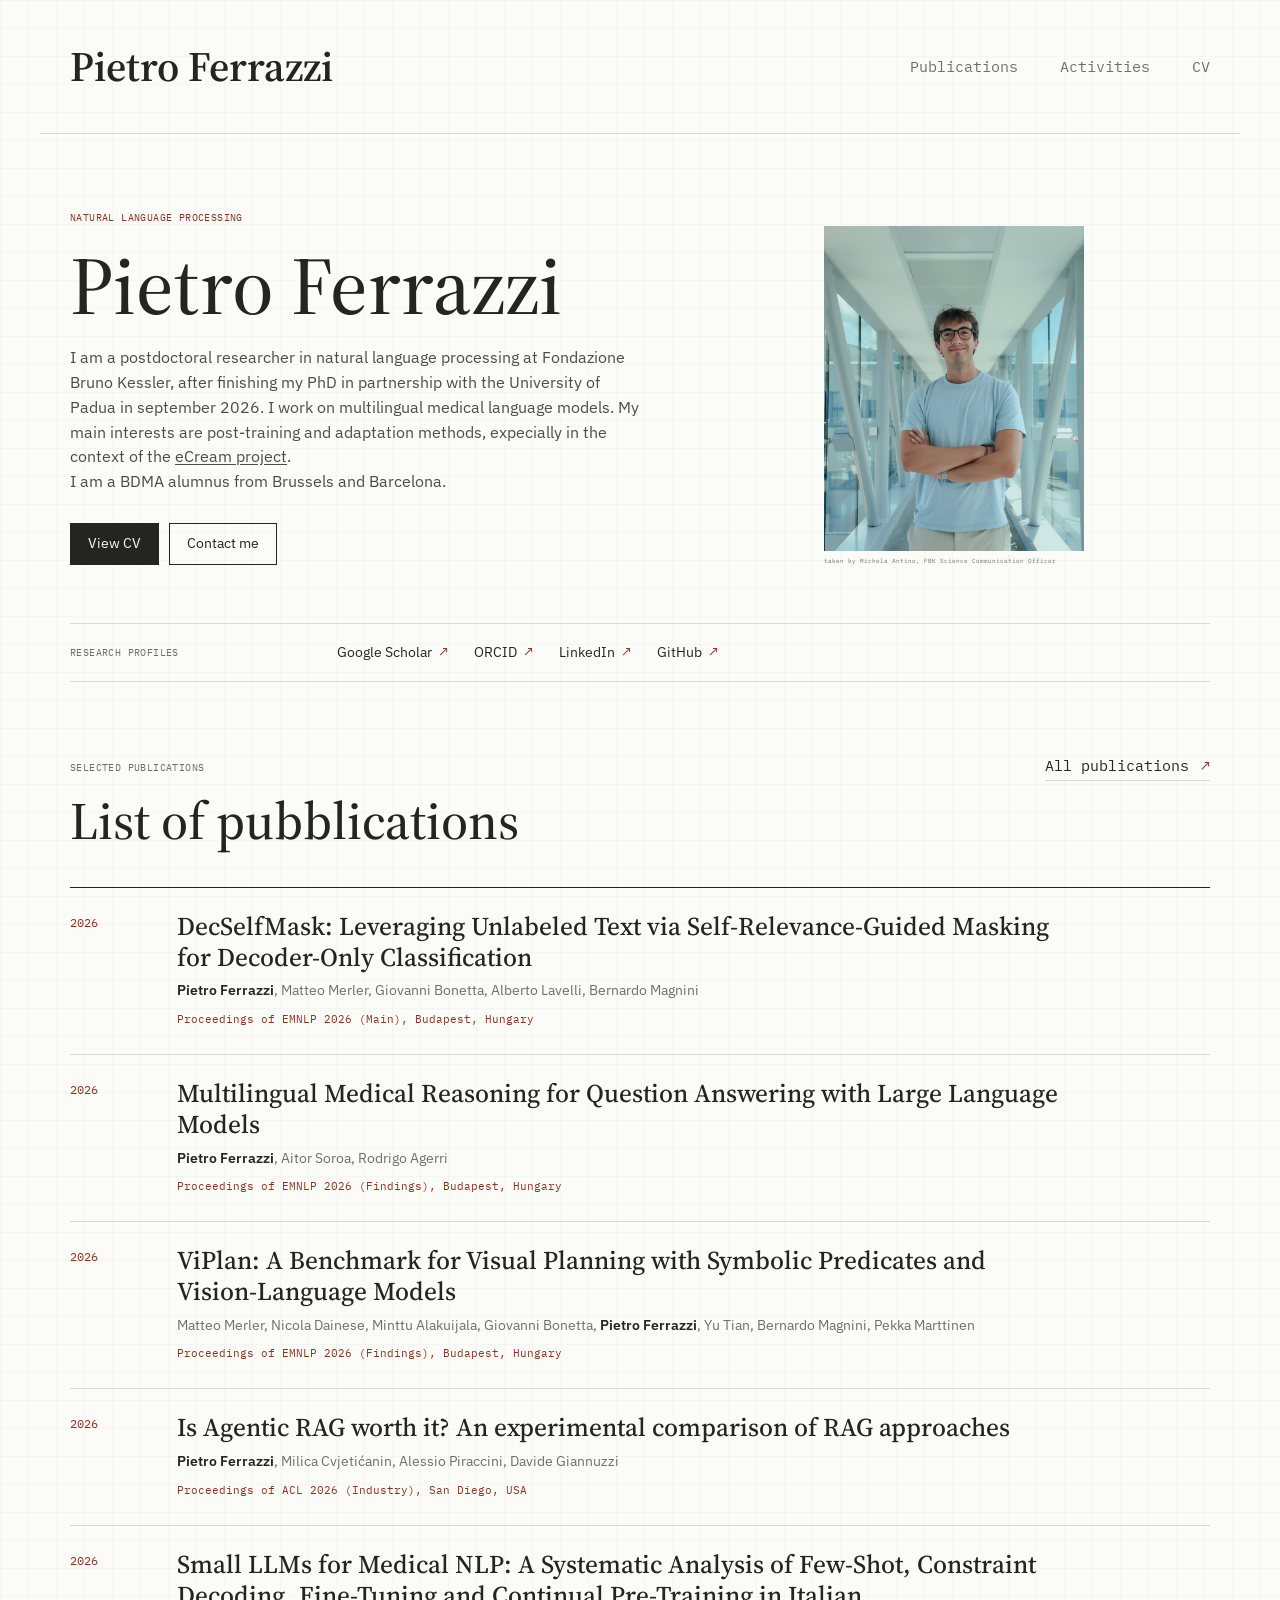
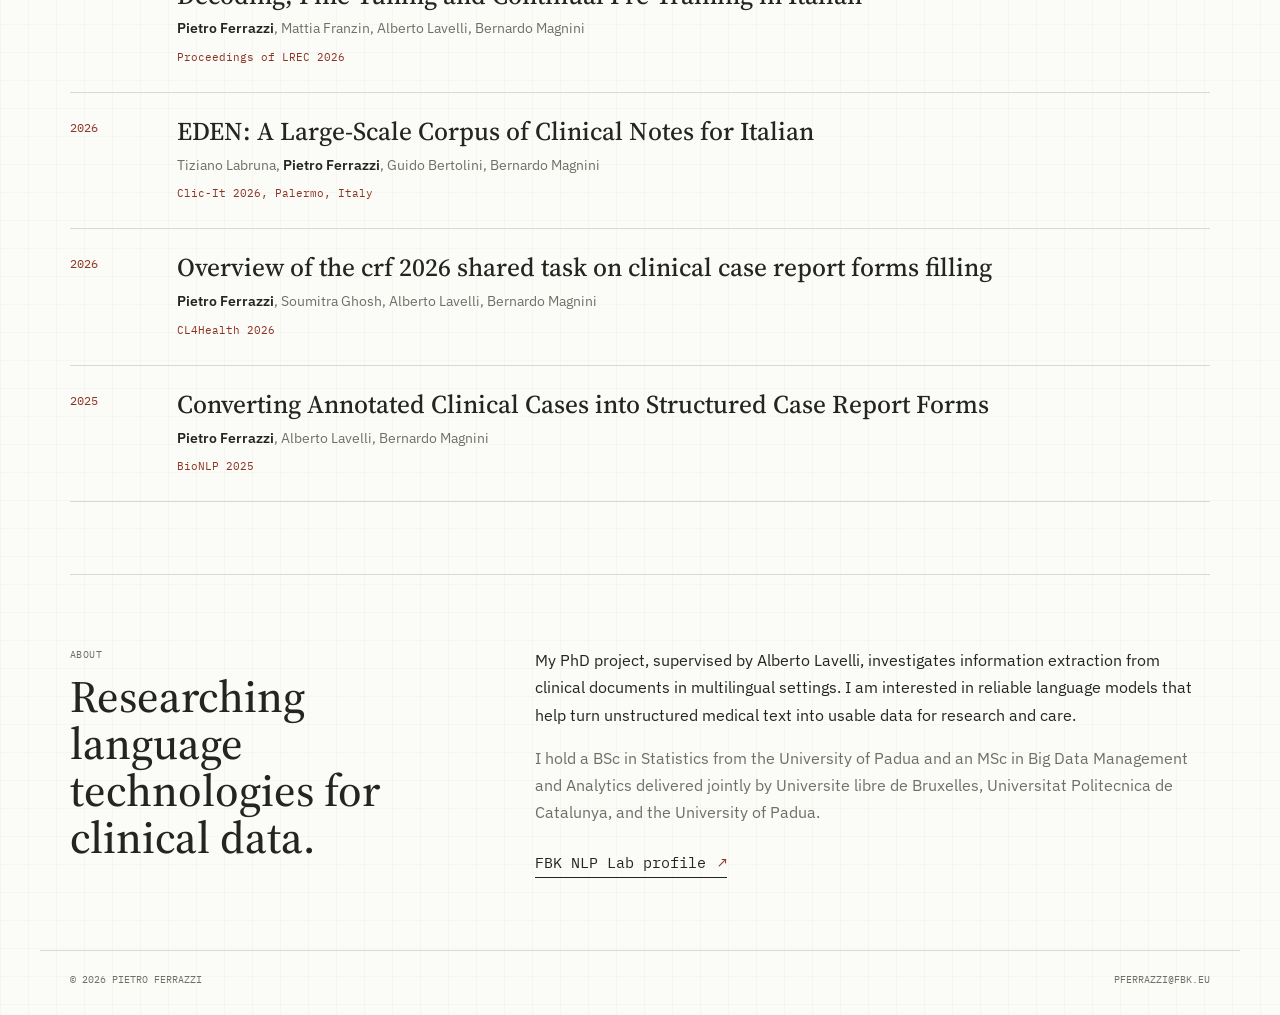
<file: index.html>
<!DOCTYPE html>
<html lang="en">
  <head>
    <meta charset="UTF-8">
    <meta name="viewport" content="width=device-width, initial-scale=1.0">
    <meta
      name="description"
      content="Pietro Ferrazzi is a PhD researcher in natural language processing at Fondazione Bruno Kessler and the University of Padua."
    >
    <meta name="theme-color" content="#fbfbf8">
    <title>Pietro Ferrazzi | Researcher in NLP</title>
    <link rel="preconnect" href="https://fonts.googleapis.com">
    <link rel="preconnect" href="https://fonts.gstatic.com" crossorigin>
    <link
      href="https://fonts.googleapis.com/css2?family=IBM+Plex+Mono:wght@400;500&family=IBM+Plex+Sans:wght@400;500;600&family=Source+Serif+4:opsz,wght@8..60,500;8..60,600&display=swap"
      rel="stylesheet"
    >
    <link rel="stylesheet" href="styles.css">
  </head>
  <body>
    <header class="site-header">
      <a class="site-name" href="#top">Pietro Ferrazzi</a>
      <nav aria-label="Main navigation">
        <a href="#publications">Publications</a>
        <a href="activities.html">Activities</a>
        <a href="cv.html">CV</a>
      </nav>
    </header>

    <main id="top">
      <section class="profile" aria-labelledby="page-title">
        <div class="identity">
          <p class="kicker">Natural language processing</p>
          <h1 id="page-title">Pietro Ferrazzi</h1>
          <p class="summary">
            I am a postdoctoral researcher in natural language processing at <a href="https://nlplab.fbk.eu/" target="_blank" rel="noreferrer">Fondazione Bruno Kessler</a>, after finishing my PhD in partnership with the <a href="https://www.unipd.it/" target="_blank" rel="noreferrer">University of Padua</a> in september 2026. I work on multilingual medical language models. My main interests are post-training and adaptation methods, expecially in the context of the <a class="inline-link" href="https://ecreamproject.eu/project/" target="_blank" rel="noreferrer">eCream project</a>.<br>I am a BDMA alumnus from Brussels and Barcelona.
          </p>
          <div class="primary-actions">
            <a class="button button-primary" href="cv.html">View CV</a>
            <a class="button" href="mailto:pferrazzi@fbk.eu">Contact me</a>
          </div>
        </div>
        <figure class="profile-portrait">
          <img src="support/image_fbk.png" alt="Pietro Ferrazzi">
          <figcaption>taken by Michela Antino, FBK Science Communication Officer</figcaption>
        </figure>
      </section>

      <section class="quick-links" aria-label="Research profiles">
        <p class="section-label">Research profiles</p>
        <div class="link-set">
          <a href="https://scholar.google.com/citations?user=y60N1qsAAAAJ&amp;hl=en" target="_blank" rel="noreferrer">Google Scholar <span aria-hidden="true">&nearr;</span></a>
          <a href="https://orcid.org/0009-0007-6223-9112" target="_blank" rel="noreferrer">ORCID <span aria-hidden="true">&nearr;</span></a>
          <a href="https://www.linkedin.com/in/pietro-ferrazzi/" target="_blank" rel="noreferrer">LinkedIn <span aria-hidden="true">&nearr;</span></a>
          <a href="https://github.com/ferrazzipietro" target="_blank" rel="noreferrer">GitHub <span aria-hidden="true">&nearr;</span></a>
        </div>
      </section>

      <section class="content-section publications" id="publications" aria-labelledby="publications-title">
        <div class="section-heading">
          <p class="section-label">Selected publications</p>
          <a class="quiet-link" href="https://scholar.google.com/citations?user=y60N1qsAAAAJ&amp;hl=en" target="_blank" rel="noreferrer">All publications <span aria-hidden="true">&nearr;</span></a>
        </div>
        <h2 id="publications-title">List of pubblications</h2>

        <ol class="publication-list">
          <li>
            <p class="publication-year">2026</p>
            <div class="publication-body">
              <h3><a href="https://arxiv.org/abs/2606.09466" target="_blank" rel="noreferrer">DecSelfMask: Leveraging Unlabeled Text via Self-Relevance-Guided Masking for Decoder-Only Classification</a></h3>
              <p><strong>Pietro Ferrazzi</strong>, Matteo Merler, Giovanni Bonetta, Alberto Lavelli, Bernardo Magnini</p>
              <p class="venue">Proceedings of EMNLP 2026 (Main), Budapest, Hungary</p>
            </div>
          </li>
          <li>
            <p class="publication-year">2026</p>
            <div class="publication-body">
              <h3><a href="https://arxiv.org/abs/2512.05658" target="_blank" rel="noreferrer">Multilingual Medical Reasoning for Question Answering with Large Language Models</a></h3>
              <p><strong>Pietro Ferrazzi</strong>, Aitor Soroa, Rodrigo Agerri</p>
              <p class="venue">Proceedings of EMNLP 2026 (Findings), Budapest, Hungary</p>
            </div>
          </li>
          <li>
            <p class="publication-year">2026</p>
            <div class="publication-body">
              <h3><a href="https://arxiv.org/abs/2606.09466" target="_blank" rel="noreferrer">ViPlan: A Benchmark for Visual Planning with Symbolic Predicates and Vision-Language Models</a></h3>
              <p>Matteo Merler, Nicola Dainese, Minttu Alakuijala, Giovanni Bonetta, <strong>Pietro Ferrazzi</strong>, Yu Tian, Bernardo Magnini, Pekka Marttinen</p>
              <p class="venue">Proceedings of EMNLP 2026 (Findings), Budapest, Hungary</p>
            </div>
          </li>
          <li>
            <p class="publication-year">2026</p>
            <div class="publication-body">
              <h3><a href="https://aclanthology.org/2026.acl-industry.5/" target="_blank" rel="noreferrer">Is Agentic RAG worth it? An experimental comparison of RAG approaches</a></h3>
              <p><strong>Pietro Ferrazzi</strong>, Milica Cvjetićanin, Alessio Piraccini, Davide Giannuzzi</p>
              <p class="venue">Proceedings of ACL 2026 (Industry), San Diego, USA</p>
            </div>
          </li>
          <li>
            <p class="publication-year">2026</p>
            <div class="publication-body">
              <h3><a href="https://lrec.elra.info/lrec2026-main-192" target="_blank" rel="noreferrer">Small LLMs for Medical NLP: A Systematic Analysis of Few-Shot, Constraint Decoding, Fine-Tuning and Continual Pre-Training in Italian</a></h3>
              <p><strong>Pietro Ferrazzi</strong>, Mattia Franzin, Alberto Lavelli, Bernardo Magnini</p>
              <p class="venue">Proceedings of LREC 2026</p>
            </div>
          </li>
          <li>
            <p class="publication-year">2026</p>
            <div class="publication-body">
              <h3><a href="https://aclanthology.org/2026.acl-srw.9/" target="_blank" rel="noreferrer">EDEN: A Large-Scale Corpus of Clinical Notes for Italian</a></h3>
              <p>Tiziano Labruna, <strong>Pietro Ferrazzi</strong>, Guido Bertolini, Bernardo Magnini</p>
              <p class="venue">Clic-It 2026, Palermo, Italy</p>
            </div>
          </li>
          <li>
            <p class="publication-year">2026</p>
            <div class="publication-body">
              <h3><a href="https://aclanthology.org/2026.cl4health-1.22/" target="_blank" rel="noreferrer">Overview of the crf 2026 shared task on clinical case report forms filling</a></h3>
              <p><strong>Pietro Ferrazzi</strong>, Soumitra Ghosh, Alberto Lavelli, Bernardo Magnini</p>
              <p class="venue">CL4Health 2026</p>
            </div>
          </li>
          <li>
            <p class="publication-year">2025</p>
            <div class="publication-body">
              <h3><a href="https://aclanthology.org/2025.bionlp-1.26/" target="_blank" rel="noreferrer">Converting Annotated Clinical Cases into Structured Case Report Forms</a></h3>
              <p><strong>Pietro Ferrazzi</strong>, Alberto Lavelli, Bernardo Magnini</p>
              <p class="venue">BioNLP 2025</p>
            </div>
          </li>
        </ol>
      </section>

      <section class="content-section about" id="about" aria-labelledby="about-title">
        <div>
          <p class="section-label">About</p>
          <h2 id="about-title">Researching language technologies for clinical data.</h2>
        </div>
        <div class="about-copy">
          <p>
            My PhD project, supervised by Alberto Lavelli, investigates information extraction from clinical documents in multilingual settings. I am interested in reliable language models that help turn unstructured medical text into usable data for research and care.
          </p>
          <p>
            I hold a BSc in Statistics from the University of Padua and an MSc in Big Data Management and Analytics delivered jointly by Universite libre de Bruxelles, Universitat Politecnica de Catalunya, and the University of Padua.
          </p>
          <a class="text-link" href="https://nlplab.fbk.eu/people/pietro-ferrazzi" target="_blank" rel="noreferrer">FBK NLP Lab profile <span aria-hidden="true">&nearr;</span></a>
        </div>
      </section>
    </main>

    <footer>
      <p>&copy; <span data-year></span> Pietro Ferrazzi</p>
      <a href="mailto:pferrazzi@fbk.eu">pferrazzi@fbk.eu</a>
    </footer>
    <script src="script.js"></script>
  </body>
</html>
</file>
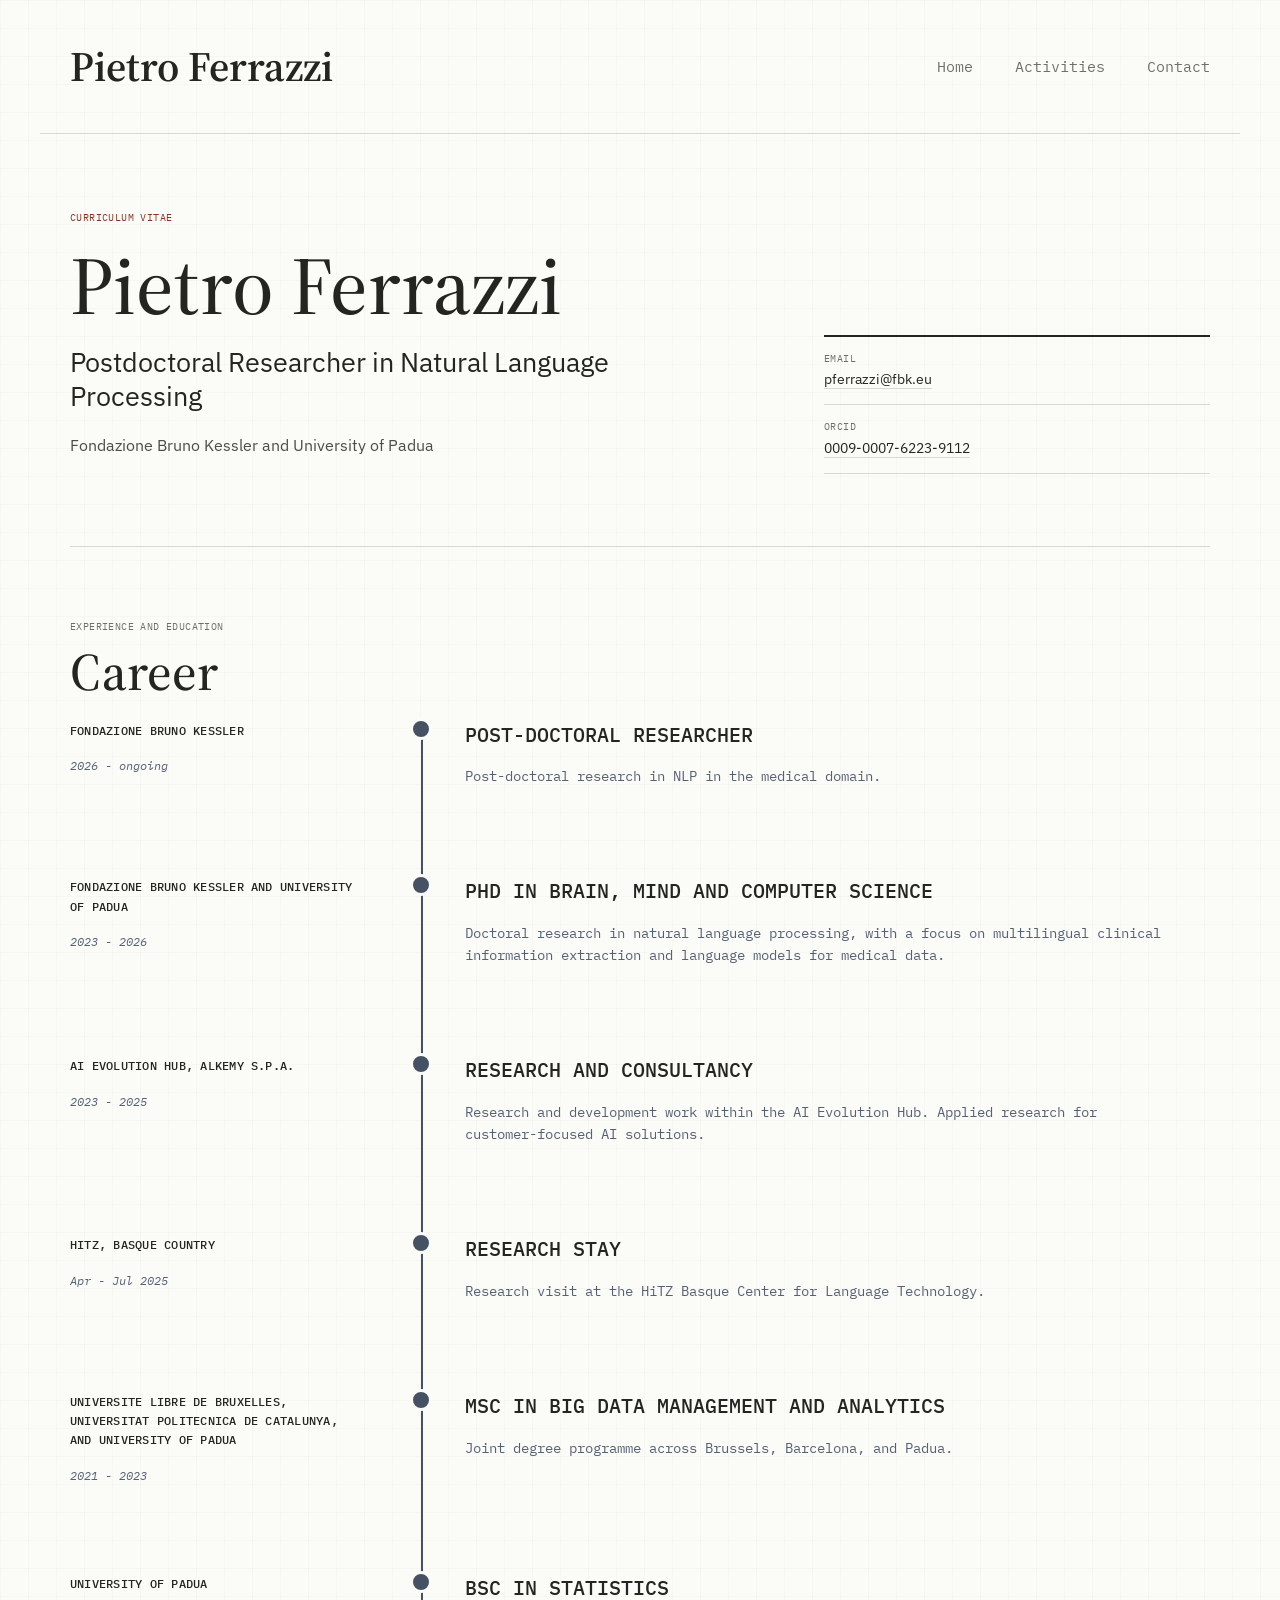
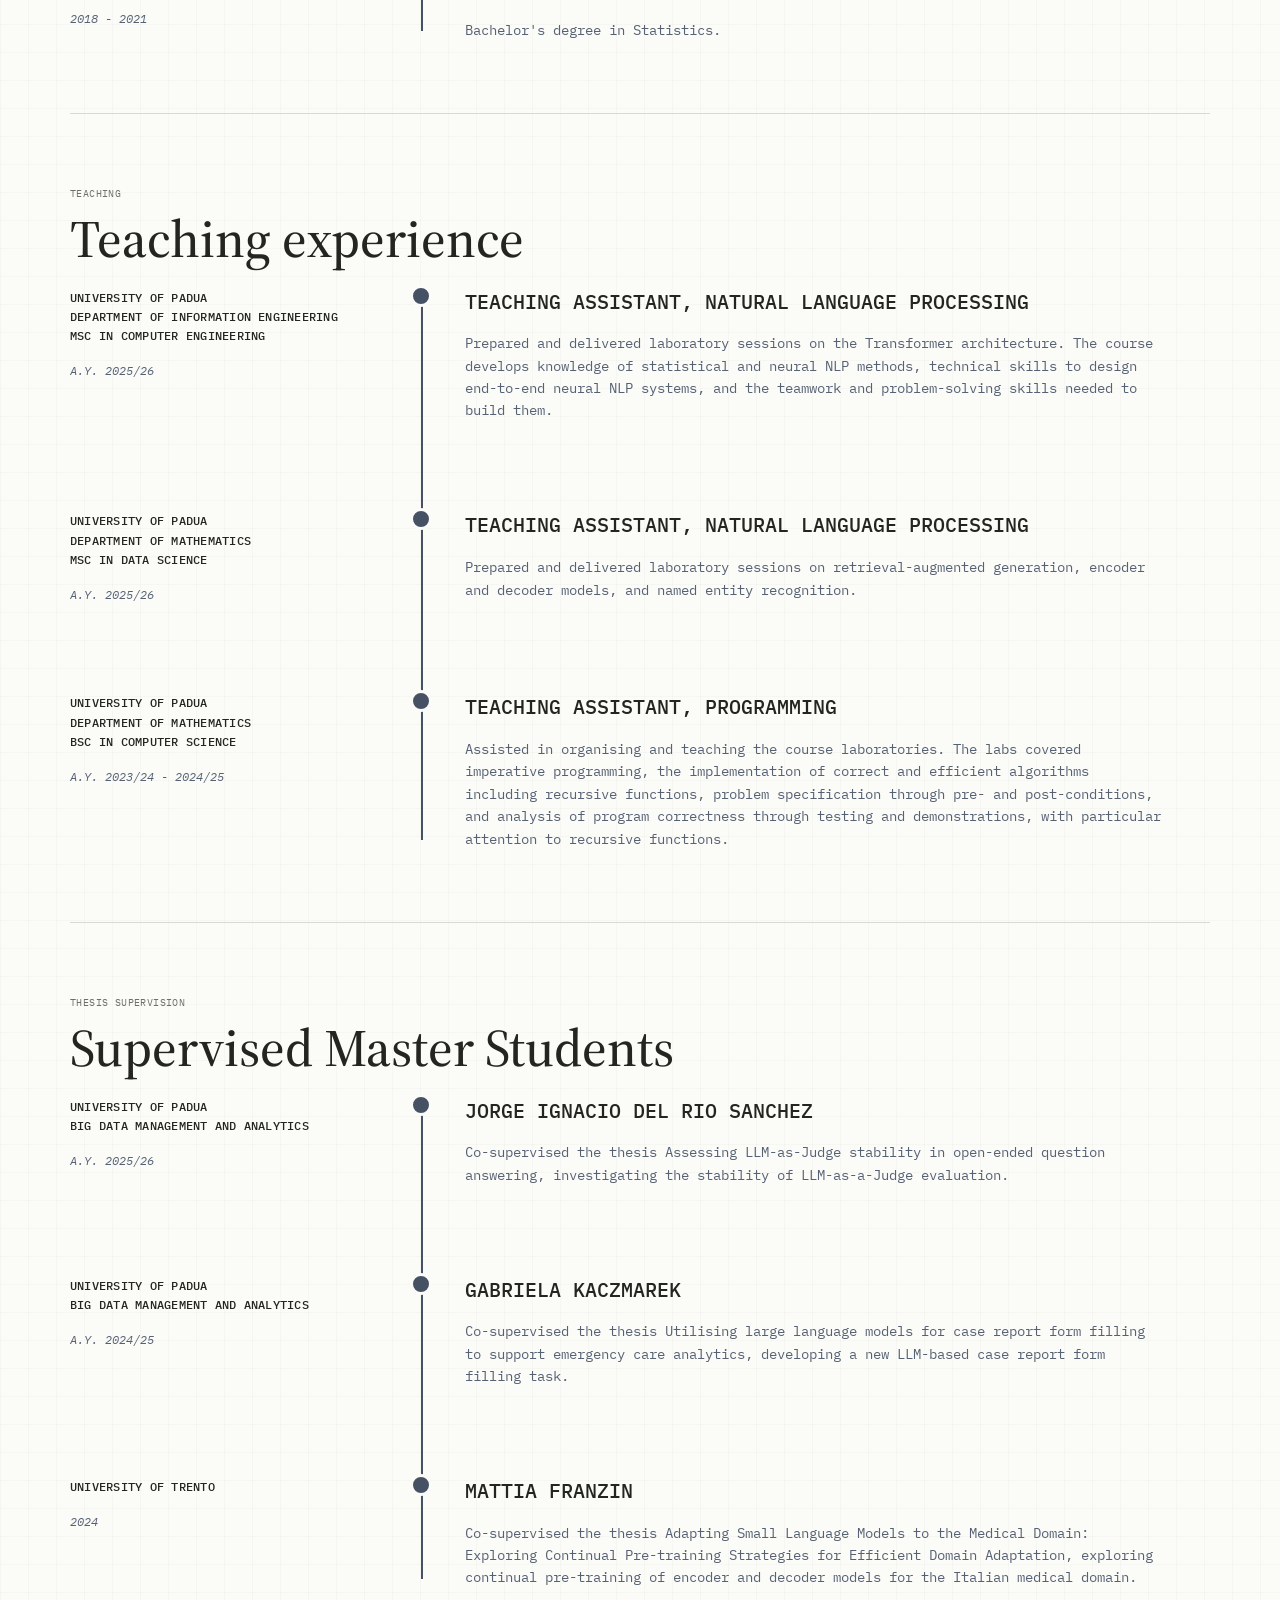
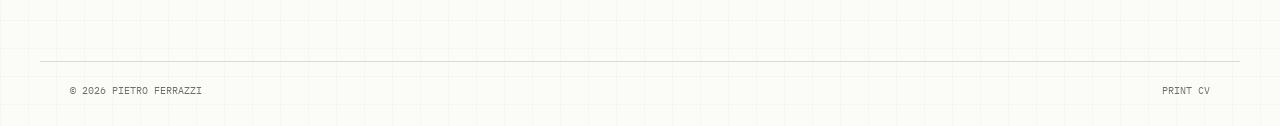
<file: cv.html>
<!DOCTYPE html>
<html lang="en">
  <head>
    <meta charset="UTF-8">
    <meta name="viewport" content="width=device-width, initial-scale=1.0">
    <meta name="description" content="Curriculum vitae of Pietro Ferrazzi.">
    <title>CV | Pietro Ferrazzi</title>
    <link rel="preconnect" href="https://fonts.googleapis.com">
    <link rel="preconnect" href="https://fonts.gstatic.com" crossorigin>
    <link
      href="https://fonts.googleapis.com/css2?family=IBM+Plex+Mono:wght@400;500&family=IBM+Plex+Sans:wght@400;500;600&family=Source+Serif+4:opsz,wght@8..60,500;8..60,600&display=swap"
      rel="stylesheet"
    >
    <link rel="stylesheet" href="styles.css">
  </head>
  <body>
    <header class="site-header">
      <a class="site-name" href="index.html">Pietro Ferrazzi</a>
      <nav aria-label="CV actions">
        <a href="index.html">Home</a>
        <a href="activities.html">Activities</a>
        <a href="mailto:pferrazzi@fbk.eu?subject=CV%20request">Contact</a>
      </nav>
    </header>

    <main>
      <section class="profile cv-intro" aria-labelledby="cv-title">
        <div class="identity">
          <p class="kicker">Curriculum vitae</p>
          <h1 id="cv-title">Pietro Ferrazzi</h1>
          <p class="role">Postdoctoral Researcher in Natural Language Processing</p>
          <p class="summary">Fondazione Bruno Kessler and University of Padua</p>
        </div>
        <aside class="profile-facts" aria-label="Contact details">
          <div class="fact">
            <p class="fact-label">Email</p>
            <p><a href="mailto:pferrazzi@fbk.eu">pferrazzi@fbk.eu</a></p>
          </div>
          <div class="fact">
            <p class="fact-label">ORCID</p>
            <p><a href="https://orcid.org/0009-0007-6223-9112">0009-0007-6223-9112</a></p>
          </div>
        </aside>
      </section>

      <section class="content-section cv-section career-section" aria-labelledby="career-title">
        <p class="section-label">Experience and education</p>
        <h2 id="career-title">Career</h2>

        <div class="career-list"><article class="career-entry">
            <div class="career-meta">
              <p class="career-organisation">Fondazione Bruno Kessler</p>
              <p class="career-period">2026 - ongoing</p>
            </div>
            <div class="career-marker" aria-hidden="true"><span></span></div>
            <div class="career-detail">
              <h3>Post-doctoral Researcher</h3>
              <p>Post-doctoral research in NLP in the medical domain.</p>
            </div>
          </article>
          <article class="career-entry">
            <div class="career-meta">
              <p class="career-organisation">Fondazione Bruno Kessler and University of Padua</p>
              <p class="career-period">2023 - 2026</p>
            </div>
            <div class="career-marker" aria-hidden="true"><span></span></div>
            <div class="career-detail">
              <h3>PhD in Brain, Mind and Computer Science</h3>
              <p>Doctoral research in natural language processing, with a focus on multilingual clinical information extraction and language models for medical data.</p>
            </div>
          </article>
          <article class="career-entry">
            <div class="career-meta">
              <p class="career-organisation">AI Evolution Hub, Alkemy S.p.A.</p>
              <p class="career-period">2023 - 2025</p>
            </div>
            <div class="career-marker" aria-hidden="true"><span></span></div>
            <div class="career-detail">
              <h3>Research and Consultancy</h3>
              <p>Research and development work within the AI Evolution Hub. Applied research for customer-focused AI solutions.</p>
            </div>
          </article>
          <article class="career-entry">
            <div class="career-meta">
              <p class="career-organisation">HITZ, Basque Country</p>
              <p class="career-period">Apr - Jul 2025</p>
            </div>
            <div class="career-marker" aria-hidden="true"><span></span></div>
            <div class="career-detail">
              <h3>Research Stay</h3>
              <p>Research visit at the HiTZ Basque Center for Language Technology.</p>
            </div>
          </article>
          <article class="career-entry">
            <div class="career-meta">
              <p class="career-organisation">Universite libre de Bruxelles, Universitat Politecnica de Catalunya, and University of Padua</p>
              <p class="career-period">2021 - 2023</p>
            </div>
            <div class="career-marker" aria-hidden="true"><span></span></div>
            <div class="career-detail">
              <h3>MSc in Big Data Management and Analytics</h3>
              <p>Joint degree programme across Brussels, Barcelona, and Padua.</p>
            </div>
          </article>
          <article class="career-entry">
            <div class="career-meta">
              <p class="career-organisation">University of Padua</p>
              <p class="career-period">2018 - 2021</p>
            </div>
            <div class="career-marker" aria-hidden="true"><span></span></div>
            <div class="career-detail">
              <h3>BSc in Statistics</h3>
              <p>Bachelor's degree in Statistics.</p>
            </div>
          </article>
        </div>
      </section>

      <section class="content-section cv-section career-section" aria-labelledby="teaching-title">
        <p class="section-label">Teaching</p>
        <h2 id="teaching-title">Teaching experience</h2>

        <div class="career-list">
          <article class="career-entry">
            <div class="career-meta">
              <p class="career-organisation">University of Padua<br>Department of Information Engineering<br>MSc in Computer Engineering</p>
              <p class="career-period">A.Y. 2025/26</p>
            </div>
            <div class="career-marker" aria-hidden="true"><span></span></div>
            <div class="career-detail">
              <h3>Teaching Assistant, Natural Language Processing</h3>
              <p>Prepared and delivered laboratory sessions on the Transformer architecture. The course develops knowledge of statistical and neural NLP methods, technical skills to design end-to-end neural NLP systems, and the teamwork and problem-solving skills needed to build them.</p>
            </div>
          </article>
          <article class="career-entry">
            <div class="career-meta">
              <p class="career-organisation">University of Padua<br>Department of Mathematics<br>MSc in Data Science</p>
              <p class="career-period">A.Y. 2025/26</p>
            </div>
            <div class="career-marker" aria-hidden="true"><span></span></div>
            <div class="career-detail">
              <h3>Teaching Assistant, Natural Language Processing</h3>
              <p>Prepared and delivered laboratory sessions on retrieval-augmented generation, encoder and decoder models, and named entity recognition.</p>
            </div>
          </article>
          <article class="career-entry">
            <div class="career-meta">
              <p class="career-organisation">University of Padua<br>Department of Mathematics<br>BSc in Computer Science</p>
              <p class="career-period">A.Y. 2023/24 - 2024/25</p>
            </div>
            <div class="career-marker" aria-hidden="true"><span></span></div>
            <div class="career-detail">
              <h3>Teaching Assistant, Programming</h3>
              <p>Assisted in organising and teaching the course laboratories. The labs covered imperative programming, the implementation of correct and efficient algorithms including recursive functions, problem specification through pre- and post-conditions, and analysis of program correctness through testing and demonstrations, with particular attention to recursive functions.</p>
            </div>
          </article>
        </div>
      </section>

      <section class="content-section cv-section career-section" aria-labelledby="supervision-title">
        <p class="section-label">Thesis supervision</p>
        <h2 id="supervision-title">Supervised Master Students</h2>

        <div class="career-list">
          <article class="career-entry">
            <div class="career-meta">
              <p class="career-organisation">University of Padua<br>Big Data Management and Analytics</p>
              <p class="career-period">A.Y. 2025/26</p>
            </div>
            <div class="career-marker" aria-hidden="true"><span></span></div>
            <div class="career-detail">
              <h3>Jorge Ignacio Del Rio Sanchez</h3>
              <p>Co-supervised the thesis <a href="https://thesis.unipd.it/handle/20.500.12608/112970">Assessing LLM-as-Judge stability in open-ended question answering</a>, investigating the stability of LLM-as-a-Judge evaluation.</p>
            </div>
          </article>
          <article class="career-entry">
            <div class="career-meta">
              <p class="career-organisation">University of Padua<br>Big Data Management and Analytics</p>
              <p class="career-period">A.Y. 2024/25</p>
            </div>
            <div class="career-marker" aria-hidden="true"><span></span></div>
            <div class="career-detail">
              <h3>Gabriela Kaczmarek</h3>
              <p>Co-supervised the thesis <a href="https://thesis.unipd.it/handle/20.500.12608/90411">Utilising large language models for case report form filling to support emergency care analytics</a>, developing a new LLM-based case report form filling task.</p>
            </div>
          </article>
          <article class="career-entry">
            <div class="career-meta">
              <p class="career-organisation">University of Trento</p>
              <p class="career-period">2024</p>
            </div>
            <div class="career-marker" aria-hidden="true"><span></span></div>
            <div class="career-detail">
              <h3>Mattia Franzin</h3>
              <p>Co-supervised the thesis <a href="https://webapps.unitn.it/Biblioteca/it/Web/Tesi">Adapting Small Language Models to the Medical Domain: Exploring Continual Pre-training Strategies for Efficient Domain Adaptation</a>, exploring continual pre-training of encoder and decoder models for the Italian medical domain.</p>
            </div>
          </article>
        </div>
      </section>
    </main>

    <footer>
      <p>&copy; <span data-year></span> Pietro Ferrazzi</p>
      <button type="button" class="print-button" onclick="window.print()">Print CV</button>
    </footer>
    <script src="script.js"></script>
  </body>
</html>
</file>
<file: styles.css>
:root {
  --background: #fbfbf8;
  --ink: #242421;
  --muted: #6e7068;
  --line: #d9d9d2;
  --accent: #8d3322;
  --serif: "Source Serif 4", Georgia, serif;
  --sans: "IBM Plex Sans", sans-serif;
  --mono: "IBM Plex Mono", monospace;
}

* { box-sizing: border-box; }
html { scroll-behavior: smooth; }
body {
  background-color: var(--background);
  background-image: linear-gradient(rgba(36, 36, 33, .025) 1px, transparent 1px), linear-gradient(90deg, rgba(36, 36, 33, .025) 1px, transparent 1px);
  background-size: 28px 28px;
  color: var(--ink);
  font-family: var(--sans);
  font-size: 16px;
  line-height: 1.55;
  margin: 0;
}

a { color: inherit; text-decoration: none; }
a:focus-visible { outline: 2px solid var(--accent); outline-offset: 4px; }
.inline-link { text-decoration: underline; text-underline-offset: 2px; }
h1, h2, h3, p { margin-top: 0; }

.site-header {
  align-items: center;
  border-bottom: 1px solid var(--line);
  display: flex;
  justify-content: space-between;
  margin: 0 auto;
  max-width: 1200px;
  padding: 34px 30px;
}
.site-name { font-family: var(--serif); font-size: 42px; font-weight: 600; }
nav { display: flex; gap: 42px; }
nav a, .quiet-link, .text-link { font-family: var(--mono); font-size: 15px; }
nav a { color: var(--muted); }
nav a:hover, .quiet-link:hover, .text-link:hover { color: var(--accent); }

main { margin: 0 auto; max-width: 1200px; padding: 0 30px; }
.profile {
  display: grid;
  gap: clamp(42px, 8vw, 126px);
  grid-template-columns: minmax(0, 1.35fr) minmax(300px, .8fr);
  padding: clamp(48px, 6.5vw, 76px) 0 clamp(42px, 5vw, 58px);
}
.kicker, .section-label, .fact-label {
  color: var(--muted);
  font-family: var(--mono);
  font-size: 10px;
  letter-spacing: .04em;
  text-transform: uppercase;
}
.kicker { color: var(--accent); margin-bottom: 20px; }
h1, h2 { font-family: var(--serif); font-weight: 500; letter-spacing: 0; }
h1 { font-size: clamp(48px, 6.4vw, 88px); line-height: .96; margin-bottom: 21px; }
.role { font-size: clamp(19px, 2.1vw, 27px); line-height: 1.25; margin-bottom: 21px; }
.summary { color: #4c4d48; font-size: 16px; max-width: 570px; }
.primary-actions { display: flex; flex-wrap: wrap; gap: 10px; margin-top: 29px; }
.button { border: 1px solid var(--ink); display: inline-block; font-size: 14px; padding: 9px 17px; transition: background-color .18s ease, color .18s ease; }
.button:hover { background: var(--ink); color: var(--background); }
.button-primary { background: var(--ink); color: var(--background); }
.button-primary:hover { background: var(--accent); border-color: var(--accent); }
.profile-portrait { align-self: end; margin: 0; max-width: 260px; }
.profile-portrait img { aspect-ratio: 4 / 5; display: block; object-fit: cover; object-position: center; overflow: hidden; width: 100%; }
.profile-portrait figcaption { color: #73746e; font-family: var(--mono); font-size: 6px; line-height: 1.35; margin-top: 6px; }

.profile-facts { align-self: end; border-top: 2px solid var(--ink); }
.fact { border-bottom: 1px solid var(--line); padding: 14px 0 15px; }
.fact-label { margin-bottom: 3px; }
.fact p:last-child { font-size: 14px; line-height: 1.45; margin: 0; }
.fact a { border-bottom: 1px solid var(--line); }
.fact a:hover { border-color: var(--accent); color: var(--accent); }

.quick-links { align-items: center; border-bottom: 1px solid var(--line); border-top: 1px solid var(--line); display: grid; gap: 34px; grid-template-columns: minmax(140px, .8fr) minmax(0, 3fr); padding: 18px 0; }
.quick-links .section-label { margin: 0; }
.link-set { display: flex; flex-wrap: wrap; gap: 12px 25px; }
.link-set a { font-size: 14px; }
.link-set a:hover { color: var(--accent); }
.link-set span, .quiet-link span, .text-link span { color: var(--accent); margin-left: 3px; }

.content-section { padding: clamp(50px, 6vw, 72px) 0; }
.section-heading { align-items: baseline; display: flex; justify-content: space-between; }
.section-heading .section-label { margin-bottom: 18px; }
.quiet-link { border-bottom: 1px solid var(--line); padding-bottom: 2px; }
h2 { font-size: clamp(34px, 4.1vw, 54px); line-height: 1.05; margin-bottom: 38px; }
.publication-list { border-top: 1px solid var(--ink); list-style: none; margin: 0; padding: 0; }
.publication-list li { border-bottom: 1px solid var(--line); display: grid; gap: 22px; grid-template-columns: 85px minmax(0, 1fr); padding: 23px 0 26px; }
.publication-year { color: var(--accent); font-family: var(--mono); font-size: 12px; margin: 3px 0 0; }
.publication-body h3 { font-family: var(--serif); font-size: clamp(20px, 2vw, 27px); font-weight: 500; line-height: 1.2; margin-bottom: 8px; max-width: 890px; }
.publication-body h3 a:hover { color: var(--accent); }
.publication-body p { color: var(--muted); font-size: 14px; margin-bottom: 3px; }
.publication-body strong { color: var(--ink); font-weight: 600; }
.publication-body .venue { color: var(--accent); font-family: var(--mono); font-size: 11px; margin: 9px 0 0; }

.about { border-top: 1px solid var(--line); display: grid; gap: clamp(45px, 10vw, 165px); grid-template-columns: minmax(160px, .8fr) minmax(0, 1.6fr); }
.about h2 { font-size: clamp(30px, 3.5vw, 46px); margin-bottom: 0; }
.about-copy { max-width: 685px; }
.about-copy p { font-size: 16px; line-height: 1.7; }
.about-copy p + p { color: var(--muted); }
.text-link { border-bottom: 1px solid var(--ink); display: inline-block; margin-top: 9px; padding-bottom: 2px; }

.cv-intro { padding-bottom: clamp(45px, 6vw, 72px); }
.cv-section { border-top: 1px solid var(--line); max-width: 900px; }
.cv-section h2 { margin-bottom: 21px; }
.cv-copy { font-size: 17px; line-height: 1.7; max-width: 760px; }
.career-section { max-width: none; }
.career-list { position: relative; }
.career-list::before { background: #465164; bottom: 10px; content: ""; left: calc(28% + 32px); position: absolute; top: 10px; width: 2px; }
.career-entry { display: grid; grid-template-columns: minmax(190px, 28%) 64px minmax(0, 1fr); padding: 0 0 clamp(64px, 7vw, 105px); }
.career-entry:last-child { padding-bottom: 0; }
.career-meta { grid-column: 1; padding-right: 28px; }
.career-organisation { color: var(--ink); font-family: var(--mono); font-size: 12px; font-weight: 500; letter-spacing: .02em; line-height: 1.6; margin-bottom: 18px; text-transform: uppercase; }
.career-period { color: #566174; font-family: var(--mono); font-size: 12px; font-style: italic; line-height: 1.4; margin: 0; }
.career-marker { align-items: start; display: flex; grid-column: 2; justify-content: center; position: relative; }
.career-marker span { background: #465164; border: 3px solid var(--background); border-radius: 50%; display: block; height: 22px; margin-top: -3px; width: 22px; }
.career-detail { grid-column: 3; padding-left: 12px; }
.career-detail h3 { font-family: var(--mono); font-size: clamp(16px, 1.6vw, 21px); font-weight: 500; line-height: 1.35; margin: 0 0 17px; text-transform: uppercase; }
.career-detail p:last-child { color: #566174; font-family: var(--mono); font-size: 14px; line-height: 1.6; margin-bottom: 0; max-width: 700px; }

.activities-intro { align-items: end; display: grid; gap: clamp(45px, 10vw, 150px); grid-template-columns: minmax(0, 1fr) minmax(260px, .55fr); padding: clamp(70px, 10vw, 126px) 0 clamp(50px, 7vw, 84px); }
.activities-intro h1 { margin: 0; }
.activities-intro > p { color: #4c4d48; font-size: 17px; line-height: 1.65; margin: 0 0 5px; max-width: 400px; }
.activities-list { border-top: 2px solid var(--ink); }
.activity-entry { display: grid; gap: 28px; grid-template-columns: minmax(130px, .52fr) minmax(220px, .9fr) minmax(0, 1.25fr); padding: clamp(38px, 5vw, 68px) 0; }
.activity-entry + .activity-entry { border-top: 1px solid var(--line); }
.activity-meta { padding-top: 3px; }
.activity-date, .activity-type { font-family: var(--mono); font-size: 11px; line-height: 1.45; }
.activity-date { color: var(--accent); margin-bottom: 11px; }
.activity-type { color: var(--muted); margin: 0; text-transform: uppercase; }
.activity-media { aspect-ratio: 4 / 3; margin: 0; overflow: hidden; }
.activity-media img { display: block; height: 100%; object-fit: cover; width: 100%; }
.activity-media-portrait img { object-position: center 26%; }
.activity-media-tall img { object-position: center 38%; }
.activity-copy h2 { font-size: clamp(26px, 3vw, 40px); margin: -5px 0 15px; }
.activity-copy > p { color: #4c4d48; font-size: 15px; line-height: 1.7; margin-bottom: 17px; max-width: 560px; }
.activity-secondary-link { margin-left: 20px; }

footer { border-top: 1px solid var(--line); color: var(--muted); display: flex; font-family: var(--mono); font-size: 10px; justify-content: space-between; margin: 0 auto; max-width: 1200px; padding: 21px 30px 28px; text-transform: uppercase; }
footer p { margin: 0; }
footer a:hover, .print-button:hover { color: var(--accent); }
.print-button { background: none; border: 0; color: inherit; cursor: pointer; font: inherit; padding: 0; text-transform: uppercase; }

@media (max-width: 720px) {
  .site-header { padding: 34px 20px; }
  nav { gap: 15px; }
  nav a { font-size: 12px; }
  main { padding: 0 20px; }
  .profile { display: block; padding: 65px 0 48px; }
  .profile-portrait { margin-top: 42px; max-width: 260px; width: 100%; }
  .profile-facts { margin-top: 54px; }
  .quick-links { display: block; padding: 17px 0; }
  .quick-links .section-label { margin-bottom: 13px; }
  .link-set { gap: 9px 18px; }
  .content-section { padding: 65px 0; }
  .publication-list li { gap: 8px; grid-template-columns: 1fr; }
  .career-list::before { bottom: 8px; left: 10px; top: 8px; }
  .career-entry { column-gap: 14px; grid-template-columns: 22px minmax(0, 1fr); padding-bottom: 54px; row-gap: 12px; }
  .career-meta { grid-column: 2; grid-row: 1; padding-right: 0; }
  .career-marker { grid-column: 1; grid-row: 1 / span 2; justify-content: flex-start; }
  .career-marker span { height: 20px; margin-top: -2px; width: 20px; }
  .career-detail { grid-column: 2; grid-row: 2; padding-left: 0; }
  .career-organisation { font-size: 11px; margin-bottom: 8px; }
  .career-detail h3 { font-size: 16px; margin-bottom: 12px; }
  .career-detail p:last-child { font-size: 13px; }
  .activities-intro { display: block; padding: 65px 0 48px; }
  .activities-intro > p { margin-top: 28px; }
  .activity-entry { display: grid; gap: 18px; grid-template-columns: 1fr; padding: 45px 0; }
  .activity-meta { align-items: baseline; display: flex; gap: 14px; padding: 0; }
  .activity-date { margin: 0; }
  .activity-media { max-width: 560px; order: 3; }
  .activity-copy { order: 2; }
  .activity-copy h2 { margin-top: 0; }
  .activity-secondary-link { margin-left: 15px; }
  .about { display: block; }
  .about .section-label { margin-bottom: 17px; }
  .about h2 { margin-bottom: 28px; }
  footer { padding: 21px 20px 26px; }
}

@media (max-width: 410px) {
  .site-name { font-size: 34px; }
  nav { gap: 10px; }
  nav a { font-size: 11px; }
  .section-heading { align-items: flex-start; flex-direction: column; gap: 4px; }
  .button { padding: 8px 14px; }
}

@media print {
  body { background: #fff; }
  .site-header, .primary-actions, .quick-links, footer { display: none; }
  main { max-width: none; padding: 0; }
}
</file>
